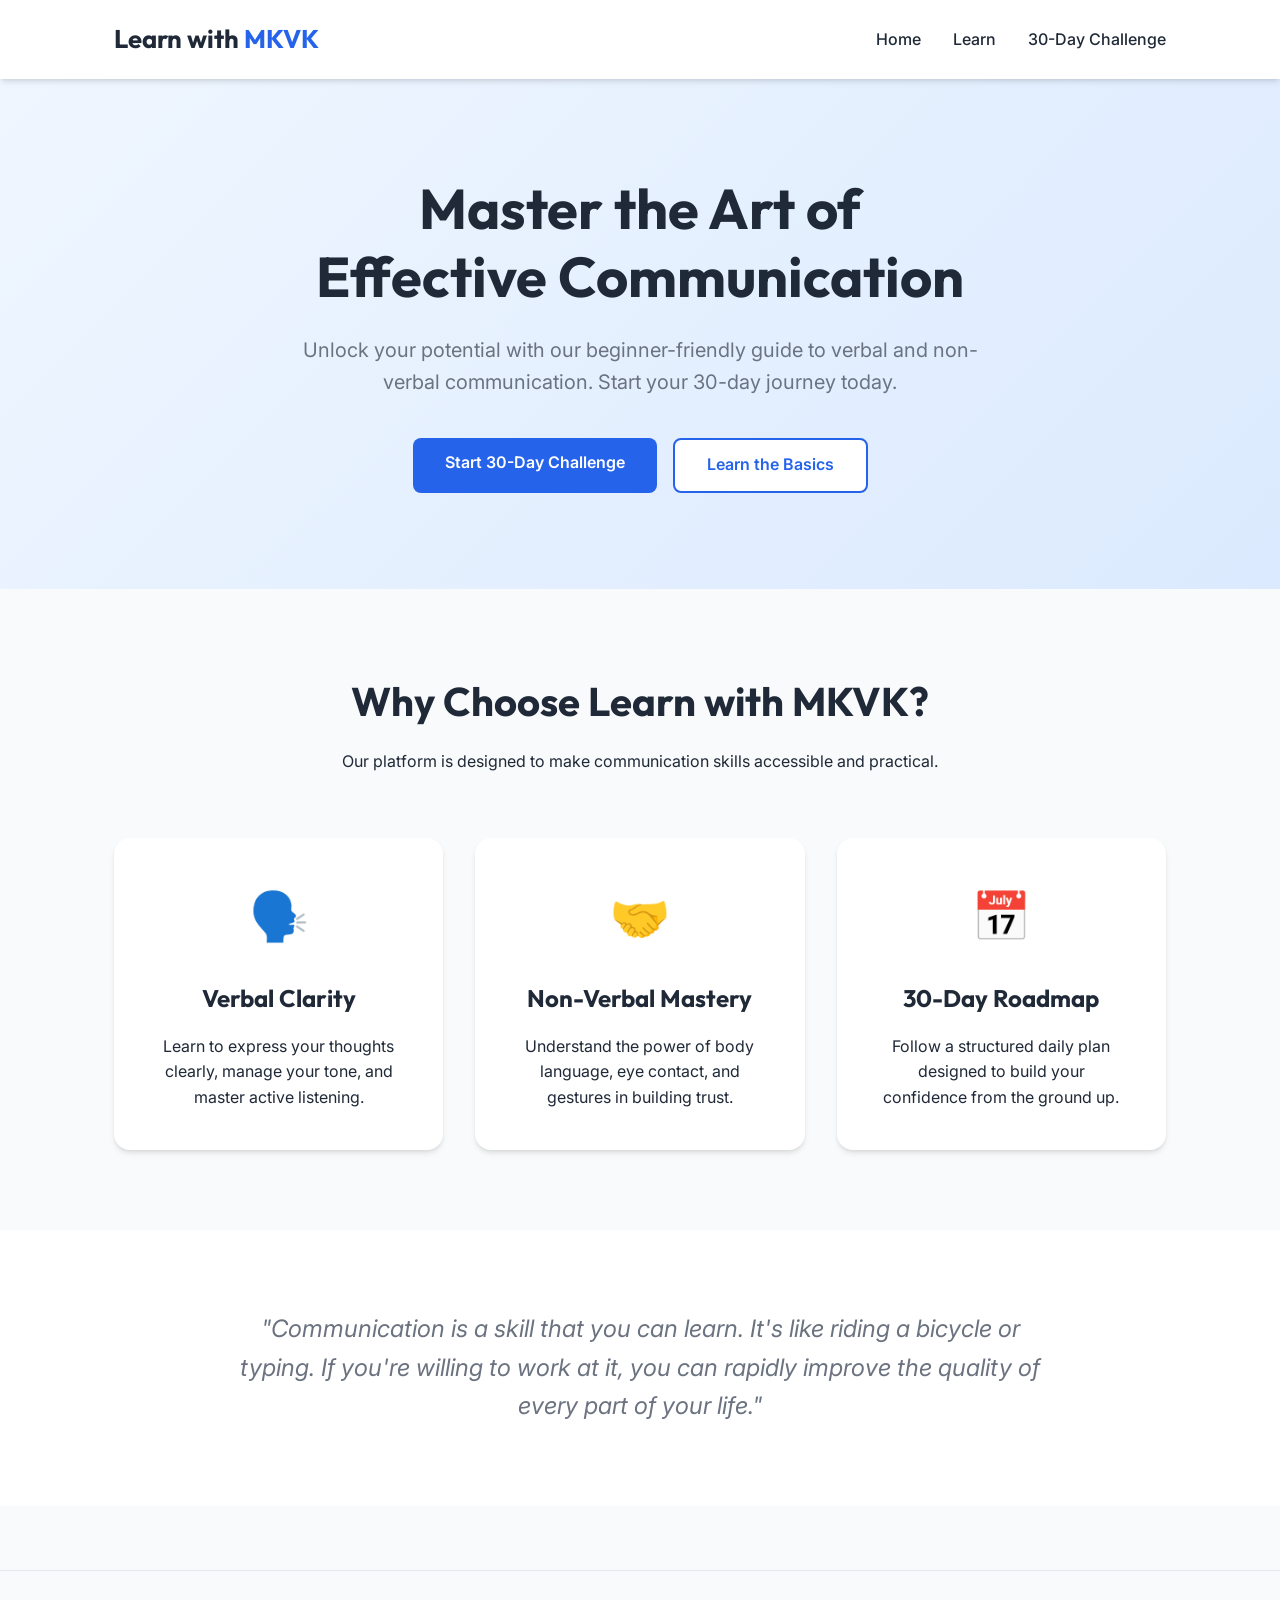
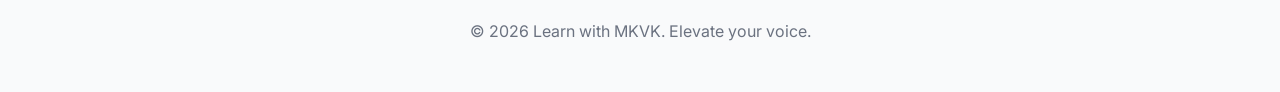
<file: index.html>
<!DOCTYPE html>
<html lang="en">
<head>
    <meta charset="UTF-8">
    <meta name="viewport" content="width=device-width, initial-scale=1.0">
    <title>Learn with MKVK - Master Communication</title>
    <link rel="stylesheet" href="css/style.css">
    <link rel="preconnect" href="https://fonts.googleapis.com">
    <link rel="preconnect" href="https://fonts.gstatic.com" crossorigin>
    <link href="https://fonts.googleapis.com/css2?family=Inter:wght@400;500;600;700&family=Outfit:wght@400;600;700&display=swap" rel="stylesheet">
</head>
<body>
    <nav class="navbar">
        <div class="container">
            <a href="index.html" class="logo">Learn with <span>MKVK</span></a>
            <ul class="nav-links">
                <li><a href="index.html">Home</a></li>
                <li><a href="learn.html">Learn</a></li>
                <li><a href="challenge.html">30-Day Challenge</a></li>
            </ul>
        </div>
    </nav>

    <main>
        <section class="hero">
            <div class="container">
                <h1>Master the Art of <br><span>Effective Communication</span></h1>
                <p>Unlock your potential with our beginner-friendly guide to verbal and non-verbal communication. Start your 30-day journey today.</p>
                <div class="cta-group">
                    <a href="challenge.html" class="btn btn-primary">Start 30-Day Challenge</a>
                    <a href="learn.html" class="btn btn-secondary">Learn the Basics</a>
                </div>
            </div>
        </section>

        <section class="features">
            <div class="container">
                <div class="section-title">
                    <h2>Why Choose Learn with MKVK?</h2>
                    <p>Our platform is designed to make communication skills accessible and practical.</p>
                </div>
                <div class="feature-grid">
                    <div class="feature-card">
                        <span class="feature-icon">🗣️</span>
                        <h3>Verbal Clarity</h3>
                        <p>Learn to express your thoughts clearly, manage your tone, and master active listening.</p>
                    </div>
                    <div class="feature-card">
                        <span class="feature-icon">🤝</span>
                        <h3>Non-Verbal Mastery</h3>
                        <p>Understand the power of body language, eye contact, and gestures in building trust.</p>
                    </div>
                    <div class="feature-card">
                        <span class="feature-icon">📅</span>
                        <h3>30-Day Roadmap</h3>
                        <p>Follow a structured daily plan designed to build your confidence from the ground up.</p>
                    </div>
                </div>
            </div>
        </section>

        <section class="quote-section" style="padding: 5rem 0; background-color: var(--white); text-align: center;">
            <div class="container">
                <blockquote style="font-size: 1.5rem; font-style: italic; color: var(--text-light); max-width: 800px; margin: 0 auto;">
                    "Communication is a skill that you can learn. It's like riding a bicycle or typing. If you're willing to work at it, you can rapidly improve the quality of every part of your life."
                </blockquote>
            </div>
        </section>
    </main>

    <footer class="footer">
        <div class="container">
            <p>&copy; 2026 Learn with MKVK. Elevate your voice.</p>
        </div>
    </footer>

    <script src="js/script.js"></script>
</body>
</html>
</file>
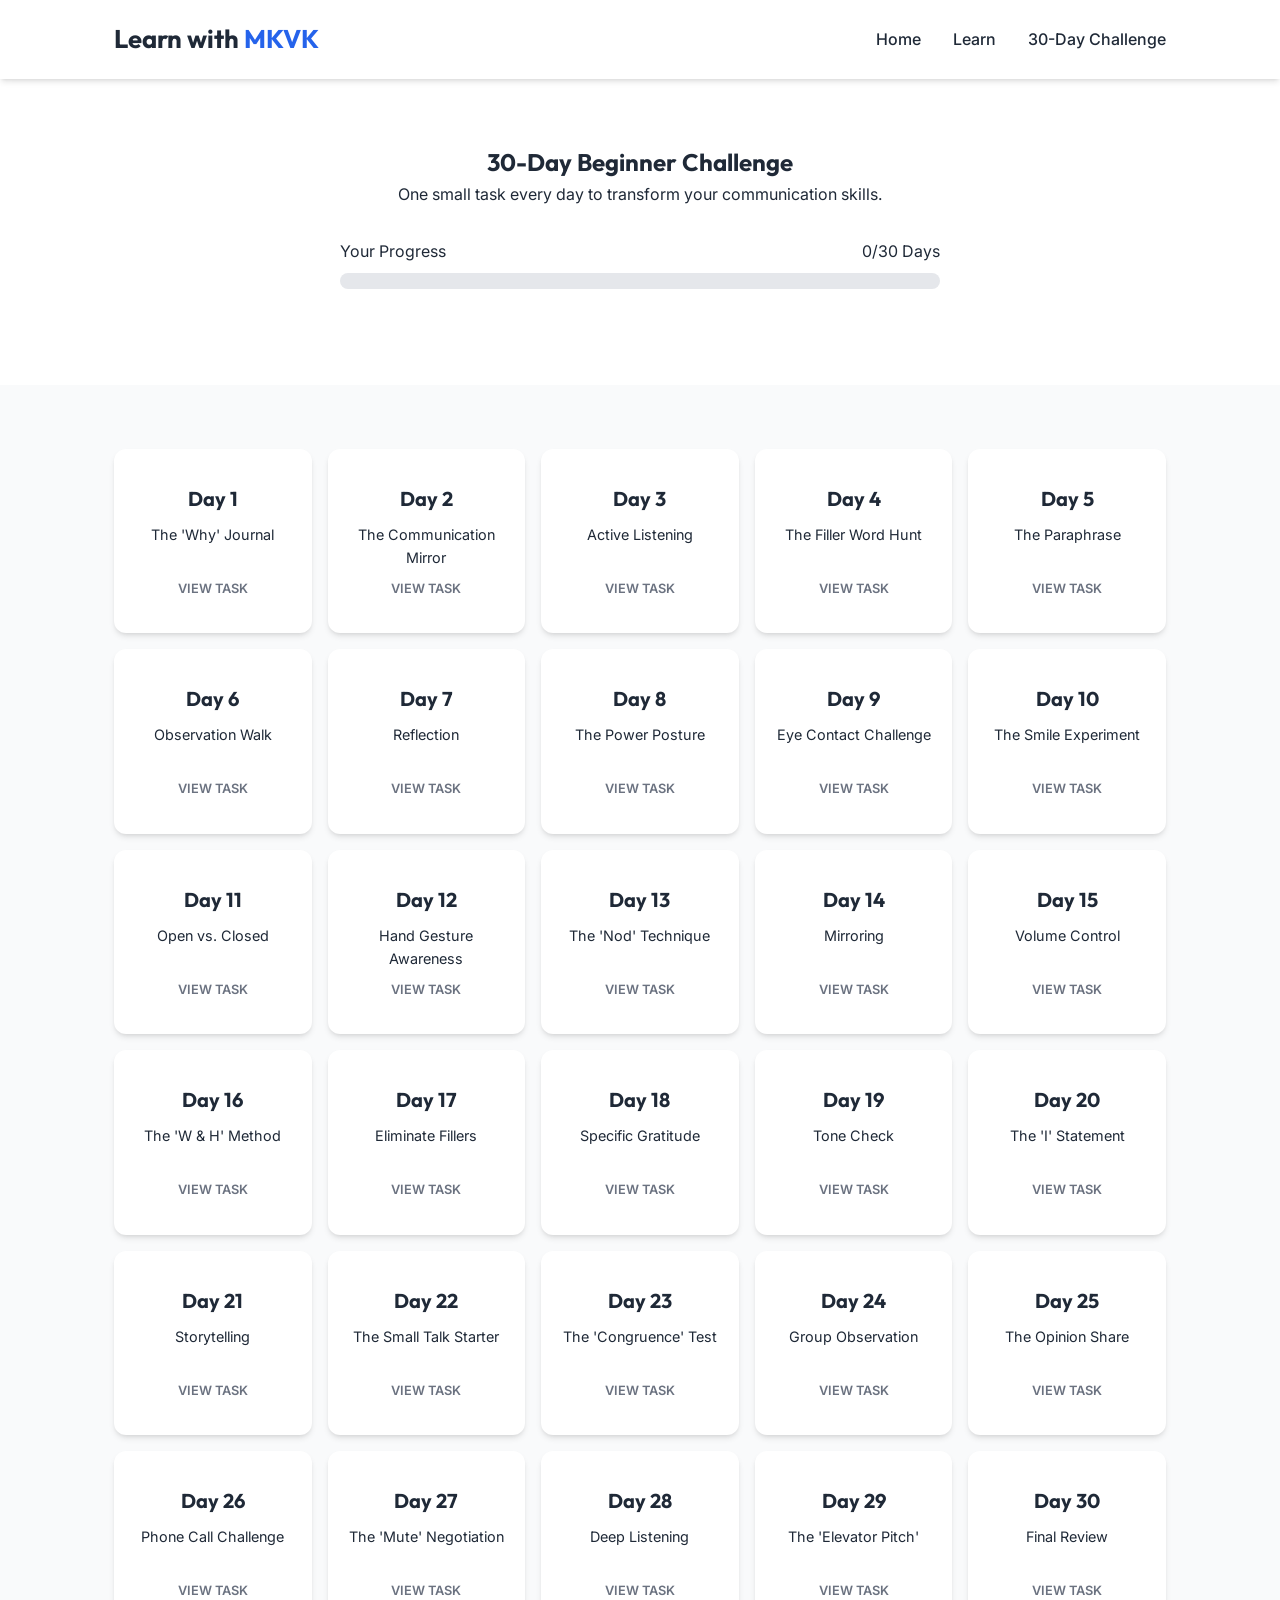
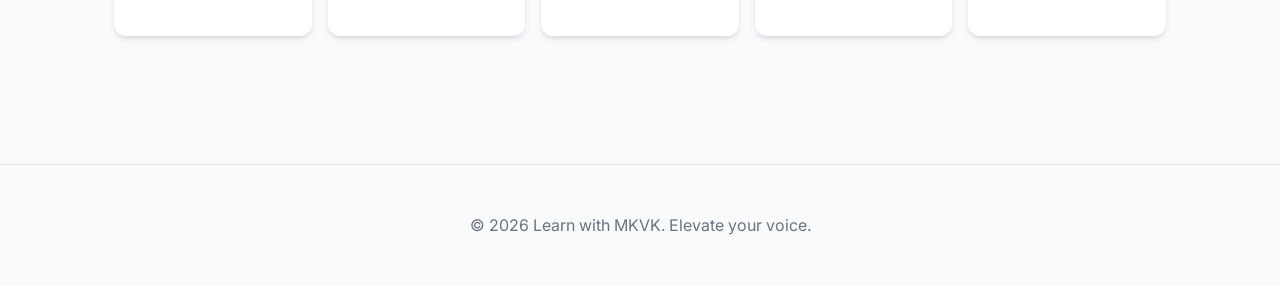
<file: challenge.html>
<!DOCTYPE html>
<html lang="en">
<head>
    <meta charset="UTF-8">
    <meta name="viewport" content="width=device-width, initial-scale=1.0">
    <title>30-Day Communication Challenge - Learn with MKVK</title>
    <link rel="stylesheet" href="css/style.css">
    <link rel="preconnect" href="https://fonts.googleapis.com">
    <link rel="preconnect" href="https://fonts.gstatic.com" crossorigin>
    <link href="https://fonts.googleapis.com/css2?family=Inter:wght@400;500;600;700&family=Outfit:wght@400;600;700&display=swap" rel="stylesheet">
    <style>
        .day-card {
            background: var(--white);
            padding: 2rem 1rem;
            border-radius: 0.75rem;
            text-align: center;
            box-shadow: var(--shadow);
            cursor: pointer;
            transition: var(--transition);
            border: 2px solid transparent;
        }
        .day-card:hover {
            transform: translateY(-3px);
            border-color: var(--primary);
        }
        .day-card.completed {
            background: #dcfce7;
            border-color: #22c55e;
        }
        .day-card.completed h3 {
            color: #166534;
        }
        .day-card h3 {
            font-size: 1.25rem;
            margin-bottom: 0.5rem;
        }
        .day-card .status {
            font-size: 0.8rem;
            font-weight: 600;
            text-transform: uppercase;
            color: var(--text-light);
        }
        .day-card.completed .status {
            color: #166534;
        }
    </style>
</head>
<body>
    <nav class="navbar">
        <div class="container">
            <a href="index.html" class="logo">Learn with <span>MKVK</span></a>
            <ul class="nav-links">
                <li><a href="index.html">Home</a></li>
                <li><a href="learn.html">Learn</a></li>
                <li><a href="challenge.html">30-Day Challenge</a></li>
            </ul>
        </div>
    </nav>

    <main>
        <section class="challenge-header" style="padding: 4rem 0; text-align: center; background-color: var(--white);">
            <div class="container">
                <h1>30-Day Beginner Challenge</h1>
                <p>One small task every day to transform your communication skills.</p>
                <div class="progress-container" style="max-width: 600px; margin: 2rem auto;">
                    <div style="display: flex; justify-content: space-between; margin-bottom: 0.5rem;">
                        <span>Your Progress</span>
                        <span id="progress-text">0/30 Days</span>
                    </div>
                    <div style="background: #e5e7eb; border-radius: 1rem; height: 1rem; overflow: hidden;">
                        <div id="progress-bar" style="background: var(--primary); height: 100%; width: 0%; transition: width 0.5s ease;"></div>
                    </div>
                </div>
            </div>
        </section>

        <section class="challenge-grid-section" style="padding: 4rem 0;">
            <div class="container">
                <div class="challenge-grid" style="display: grid; grid-template-columns: repeat(auto-fill, minmax(180px, 1fr)); gap: 1rem;" id="challenge-grid">
                    <!-- Days will be generated by JS -->
                </div>
            </div>
        </section>
    </main>

    <!-- Task Modal -->
    <div id="task-modal" style="display: none; position: fixed; top: 0; left: 0; width: 100%; height: 100%; background: rgba(0,0,0,0.5); z-index: 2000; align-items: center; justify-content: center;">
        <div style="background: var(--white); padding: 2.5rem; border-radius: 1rem; max-width: 500px; width: 90%; position: relative;">
            <span id="close-modal" style="position: absolute; top: 1rem; right: 1rem; cursor: pointer; font-size: 1.5rem;">&times;</span>
            <h2 id="modal-title" style="margin-bottom: 1rem; color: var(--primary);">Day X Task</h2>
            <div id="modal-content" style="margin-bottom: 2rem; font-size: 1.1rem;">
                Task description goes here.
            </div>
            <button id="complete-task" class="btn btn-primary" style="width: 100%;">Mark as Completed</button>
        </div>
    </div>

    <footer class="footer">
        <div class="container">
            <p>&copy; 2026 Learn with MKVK. Elevate your voice.</p>
        </div>
    </footer>

    <script src="js/script.js"></script>
</body>
</html>
</file>
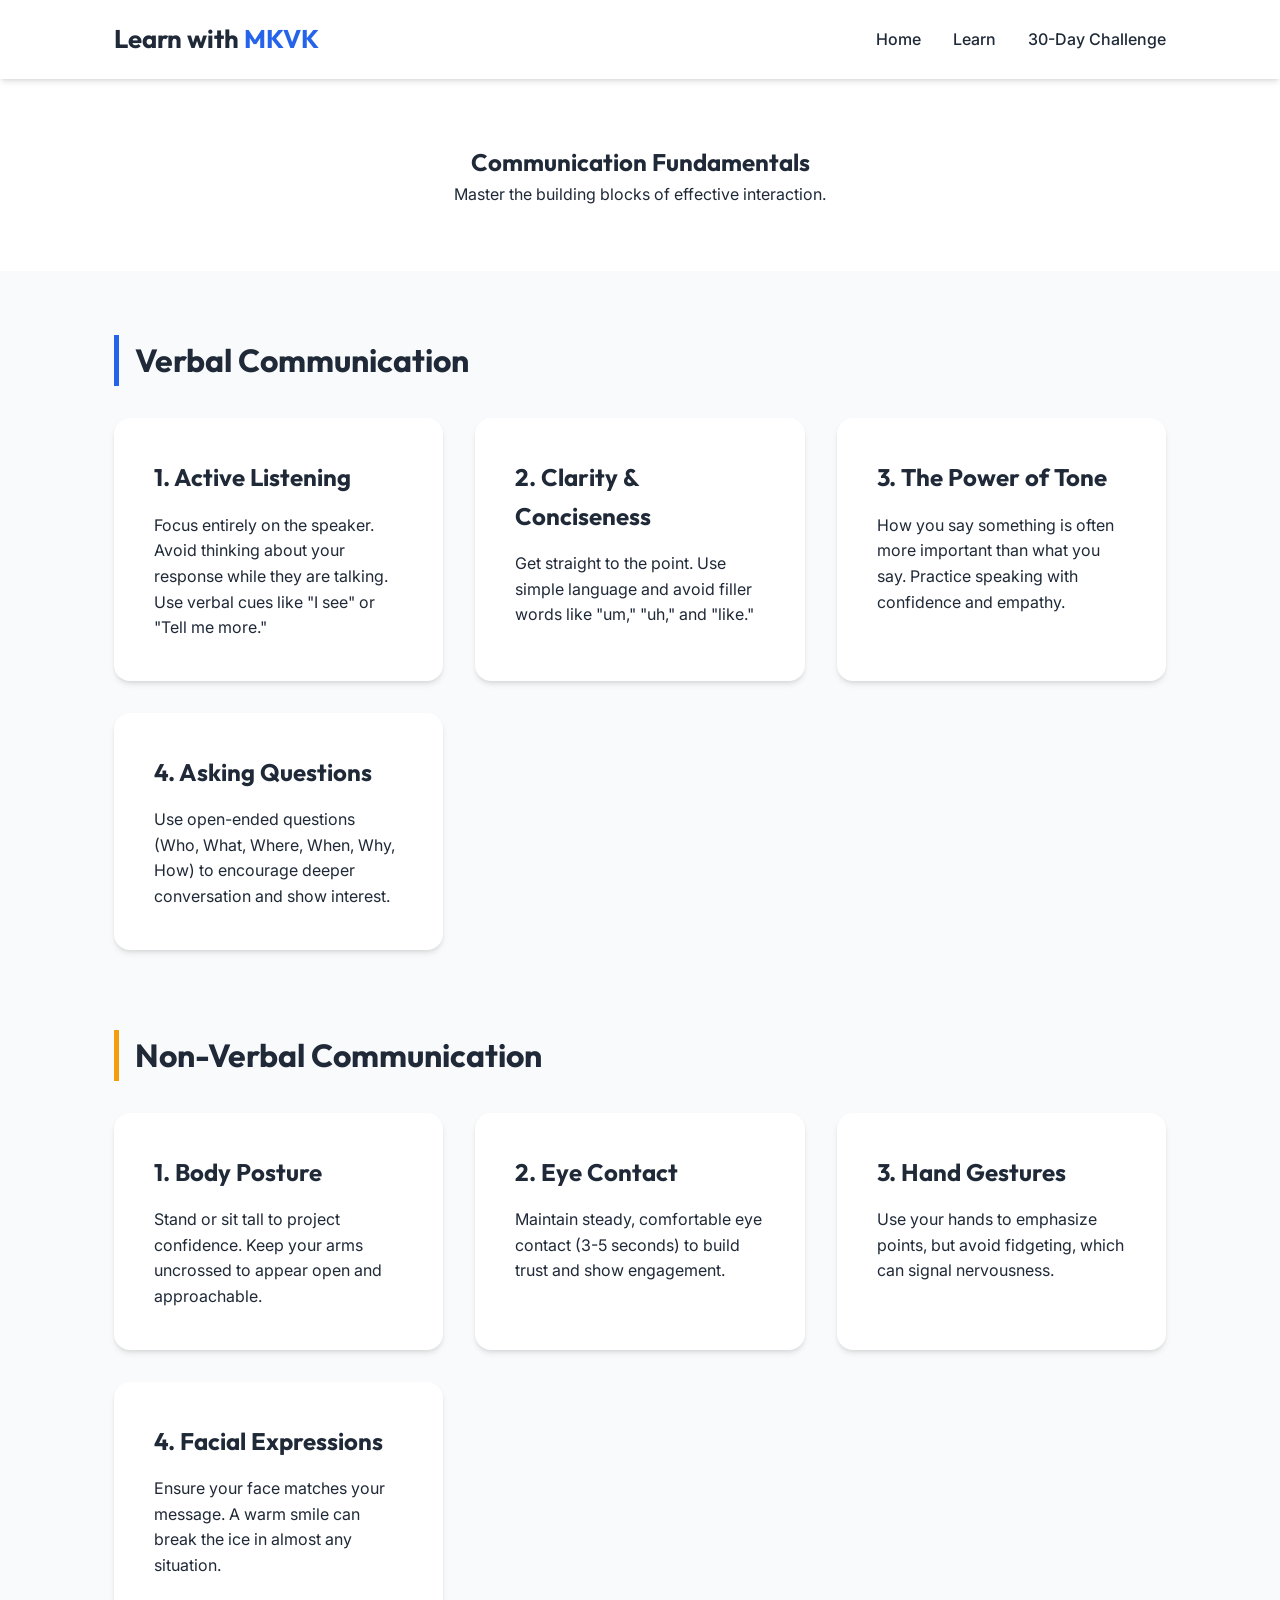
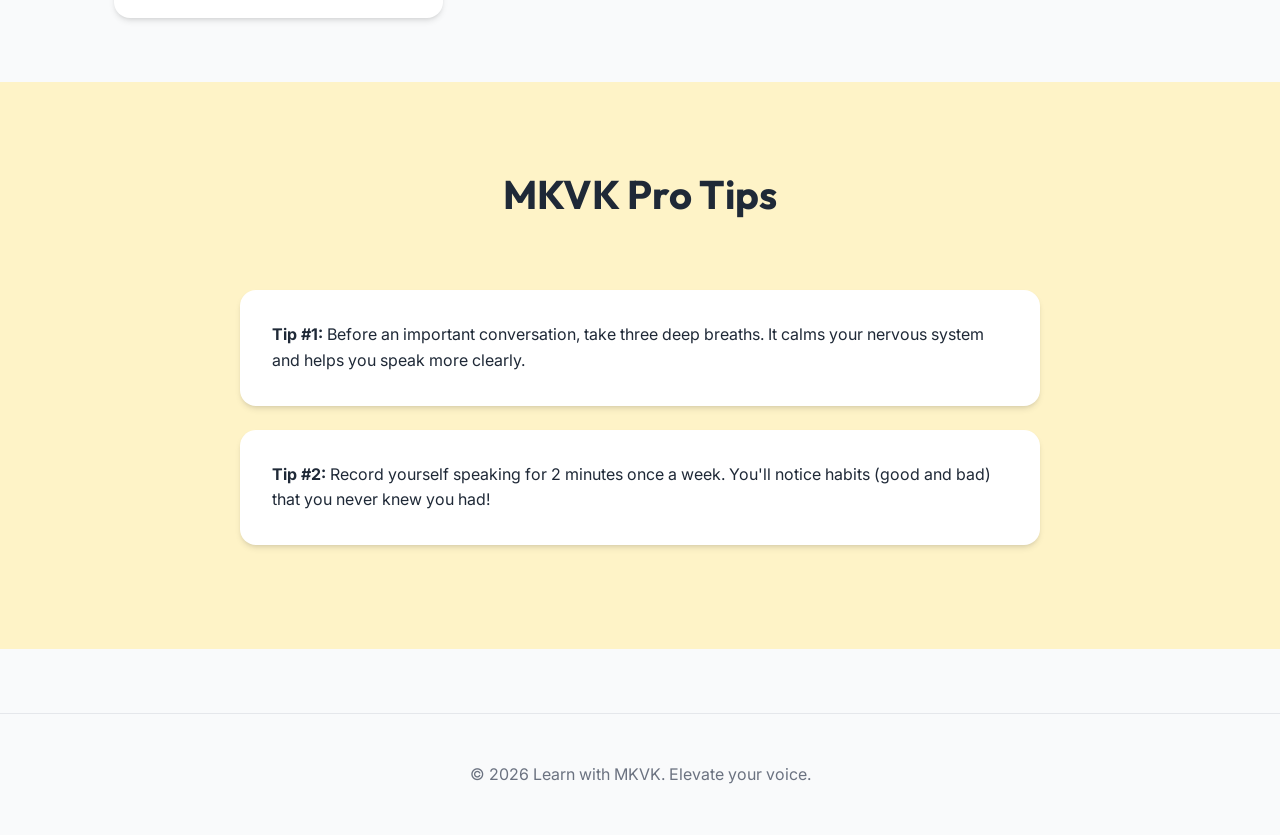
<file: learn.html>
<!DOCTYPE html>
<html lang="en">
<head>
    <meta charset="UTF-8">
    <meta name="viewport" content="width=device-width, initial-scale=1.0">
    <title>Learn Basics - Learn with MKVK</title>
    <link rel="stylesheet" href="css/style.css">
    <link rel="preconnect" href="https://fonts.googleapis.com">
    <link rel="preconnect" href="https://fonts.gstatic.com" crossorigin>
    <link href="https://fonts.googleapis.com/css2?family=Inter:wght@400;500;600;700&family=Outfit:wght@400;600;700&display=swap" rel="stylesheet">
</head>
<body>
    <nav class="navbar">
        <div class="container">
            <a href="index.html" class="logo">Learn with <span>MKVK</span></a>
            <ul class="nav-links">
                <li><a href="index.html">Home</a></li>
                <li><a href="learn.html">Learn</a></li>
                <li><a href="challenge.html">30-Day Challenge</a></li>
            </ul>
        </div>
    </nav>

    <main>
        <section class="page-header" style="padding: 4rem 0; text-align: center; background-color: var(--white);">
            <div class="container">
                <h1>Communication Fundamentals</h1>
                <p>Master the building blocks of effective interaction.</p>
            </div>
        </section>

        <section class="learning-modules" style="padding: 4rem 0;">
            <div class="container">
                <div class="module-section" style="margin-bottom: 5rem;">
                    <h2 style="font-size: 2rem; margin-bottom: 2rem; border-left: 5px solid var(--primary); padding-left: 1rem;">Verbal Communication</h2>
                    <div class="feature-grid">
                        <div class="feature-card" style="text-align: left;">
                            <h3>1. Active Listening</h3>
                            <p>Focus entirely on the speaker. Avoid thinking about your response while they are talking. Use verbal cues like "I see" or "Tell me more."</p>
                        </div>
                        <div class="feature-card" style="text-align: left;">
                            <h3>2. Clarity & Conciseness</h3>
                            <p>Get straight to the point. Use simple language and avoid filler words like "um," "uh," and "like."</p>
                        </div>
                        <div class="feature-card" style="text-align: left;">
                            <h3>3. The Power of Tone</h3>
                            <p>How you say something is often more important than what you say. Practice speaking with confidence and empathy.</p>
                        </div>
                        <div class="feature-card" style="text-align: left;">
                            <h3>4. Asking Questions</h3>
                            <p>Use open-ended questions (Who, What, Where, When, Why, How) to encourage deeper conversation and show interest.</p>
                        </div>
                    </div>
                </div>

                <div class="module-section">
                    <h2 style="font-size: 2rem; margin-bottom: 2rem; border-left: 5px solid var(--secondary); padding-left: 1rem;">Non-Verbal Communication</h2>
                    <div class="feature-grid">
                        <div class="feature-card" style="text-align: left;">
                            <h3>1. Body Posture</h3>
                            <p>Stand or sit tall to project confidence. Keep your arms uncrossed to appear open and approachable.</p>
                        </div>
                        <div class="feature-card" style="text-align: left;">
                            <h3>2. Eye Contact</h3>
                            <p>Maintain steady, comfortable eye contact (3-5 seconds) to build trust and show engagement.</p>
                        </div>
                        <div class="feature-card" style="text-align: left;">
                            <h3>3. Hand Gestures</h3>
                            <p>Use your hands to emphasize points, but avoid fidgeting, which can signal nervousness.</p>
                        </div>
                        <div class="feature-card" style="text-align: left;">
                            <h3>4. Facial Expressions</h3>
                            <p>Ensure your face matches your message. A warm smile can break the ice in almost any situation.</p>
                        </div>
                    </div>
                </div>
            </div>
        </section>

        <section class="mkvk-tips" style="padding: 5rem 0; background-color: #fef3c7;">
            <div class="container">
                <div class="section-title">
                    <h2>MKVK Pro Tips</h2>
                </div>
                <div style="max-width: 800px; margin: 0 auto;">
                    <div style="background: var(--white); padding: 2rem; border-radius: 1rem; margin-bottom: 1.5rem; box-shadow: var(--shadow);">
                        <p><strong>Tip #1:</strong> Before an important conversation, take three deep breaths. It calms your nervous system and helps you speak more clearly.</p>
                    </div>
                    <div style="background: var(--white); padding: 2rem; border-radius: 1rem; margin-bottom: 1.5rem; box-shadow: var(--shadow);">
                        <p><strong>Tip #2:</strong> Record yourself speaking for 2 minutes once a week. You'll notice habits (good and bad) that you never knew you had!</p>
                    </div>
                </div>
            </div>
        </section>
    </main>

    <footer class="footer">
        <div class="container">
            <p>&copy; 2026 Learn with MKVK. Elevate your voice.</p>
        </div>
    </footer>

    <script src="js/script.js"></script>
</body>
</html>
</file>
<file: css/style.css>
:root {
    --primary: #2563eb;
    --primary-dark: #1d4ed8;
    --secondary: #f59e0b;
    --text: #1f2937;
    --text-light: #6b7280;
    --bg: #f9fafb;
    --white: #ffffff;
    --container-max: 1100px;
    --shadow: 0 4px 6px -1px rgb(0 0 0 / 0.1), 0 2px 4px -2px rgb(0 0 0 / 0.1);
    --transition: all 0.3s ease;
}

* {
    margin: 0;
    padding: 0;
    box-sizing: border-box;
}

body {
    font-family: 'Inter', sans-serif;
    color: var(--text);
    background-color: var(--bg);
    line-height: 1.6;
}

h1, h2, h3, .logo {
    font-family: 'Outfit', sans-serif;
}

.container {
    max-width: var(--container-max);
    margin: 0 auto;
    padding: 0 1.5rem;
}

/* Navbar */
.navbar {
    background: var(--white);
    padding: 1.2rem 0;
    box-shadow: var(--shadow);
    position: sticky;
    top: 0;
    z-index: 1000;
}

.navbar .container {
    display: flex;
    justify-content: space-between;
    align-items: center;
}

.logo {
    font-size: 1.6rem;
    font-weight: 700;
    text-decoration: none;
    color: var(--text);
}

.logo span {
    color: var(--primary);
}

.nav-links {
    list-style: none;
    display: flex;
    gap: 2rem;
}

.nav-links a {
    text-decoration: none;
    color: var(--text);
    font-weight: 500;
    transition: var(--transition);
}

.nav-links a:hover {
    color: var(--primary);
}

/* Hero Section */
.hero {
    padding: 6rem 0;
    text-align: center;
    background: linear-gradient(135deg, #eff6ff 0%, #dbeafe 100%);
}

.hero h1 {
    font-size: 3.5rem;
    margin-bottom: 1.5rem;
    line-height: 1.2;
}

.hero p {
    font-size: 1.25rem;
    color: var(--text-light);
    max-width: 700px;
    margin: 0 auto 2.5rem;
}

.cta-group {
    display: flex;
    gap: 1rem;
    justify-content: center;
}

.btn {
    display: inline-block;
    padding: 0.8rem 2rem;
    border-radius: 0.5rem;
    font-weight: 600;
    text-decoration: none;
    transition: var(--transition);
    cursor: pointer;
}

.btn-primary {
    background-color: var(--primary);
    color: var(--white);
}

.btn-primary:hover {
    background-color: var(--primary-dark);
    transform: translateY(-2px);
}

.btn-secondary {
    background-color: var(--white);
    color: var(--primary);
    border: 2px solid var(--primary);
}

.btn-secondary:hover {
    background-color: #f0f7ff;
    transform: translateY(-2px);
}

/* Features Section */
.features {
    padding: 5rem 0;
}

.section-title {
    text-align: center;
    margin-bottom: 4rem;
}

.section-title h2 {
    font-size: 2.5rem;
    margin-bottom: 1rem;
}

.feature-grid {
    display: grid;
    grid-template-columns: repeat(auto-fit, minmax(300px, 1fr));
    gap: 2rem;
}

.feature-card {
    background: var(--white);
    padding: 2.5rem;
    border-radius: 1rem;
    box-shadow: var(--shadow);
    text-align: center;
    transition: var(--transition);
}

.feature-card:hover {
    transform: translateY(-5px);
}

.feature-icon {
    font-size: 3rem;
    margin-bottom: 1.5rem;
    display: block;
}

.feature-card h3 {
    margin-bottom: 1rem;
    font-size: 1.5rem;
}

/* Footer */
.footer {
    padding: 3rem 0;
    text-align: center;
    border-top: 1px solid #e5e7eb;
    margin-top: 4rem;
    color: var(--text-light);
}

/* Responsive */
@media (max-width: 768px) {
    .hero h1 {
        font-size: 2.5rem;
    }
    
    .nav-links {
        display: none; /* Mobile menu needed for real site, but simplified here */
    }
}
</file>
